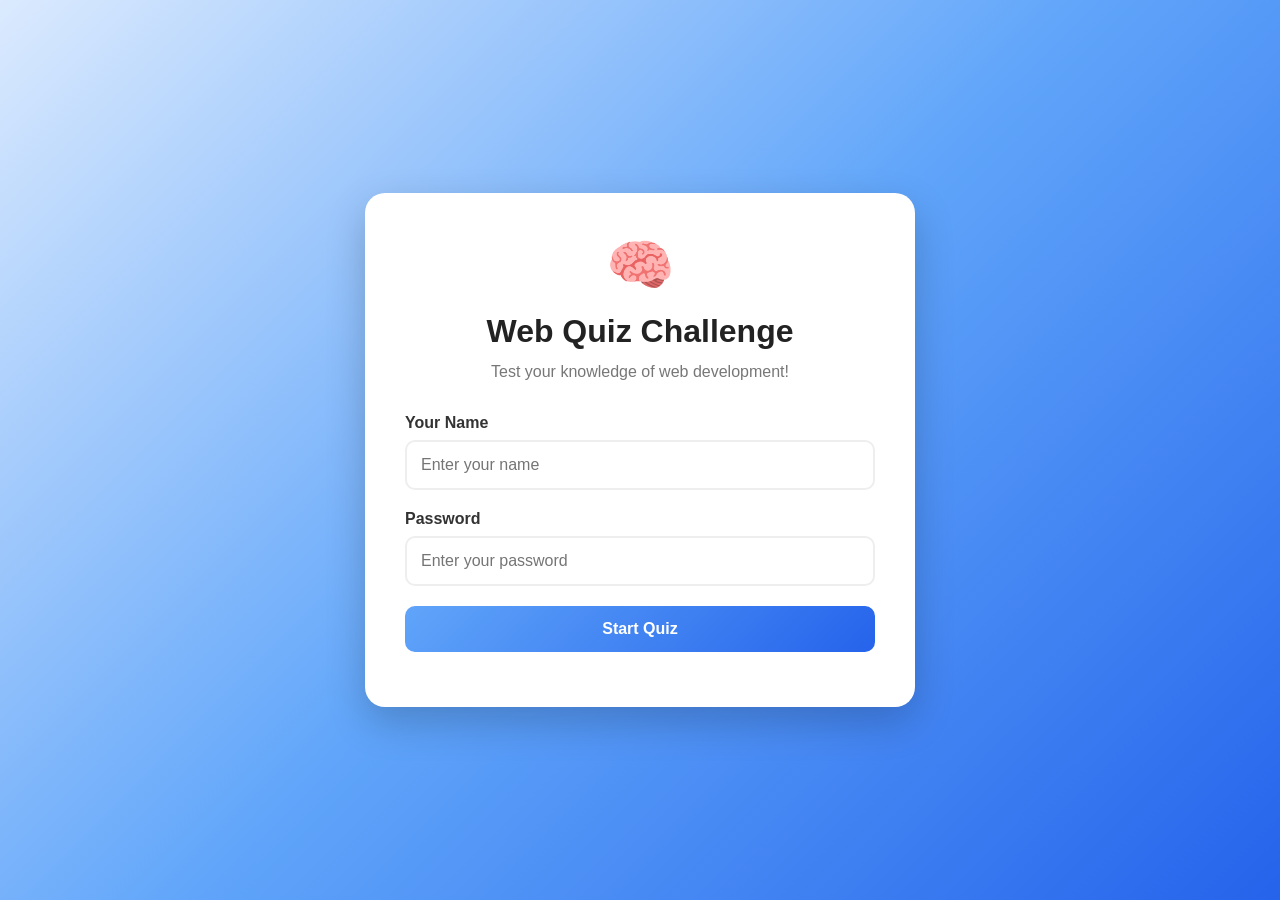
<file: index.html>
<!doctype html>
<html lang="en">
  <head>
    <meta charset="UTF-8" />
    <meta name="viewport" content="width=device-width, initial-scale=1.0" />
    <title>Web Quiz App</title>
    <link rel="stylesheet" href="css/quiz.css" />
  </head>

  <body>
    <!-- LOGIN PAGE -->
    <div class="container" id="loginPage">
      <div class="quiz-icon">🧠</div>
      <h1>Web Quiz Challenge</h1>
      <p class="subtitle">Test your knowledge of web development!</p>
      <form id="loginForm">
        <div class="input-group">
          <label for="name">Your Name</label>
          <input type="text" id="name" placeholder="Enter your name" required />
        </div>
        <div class="input-group">
          <label for="password">Password</label>
          <input
            type="password"
            id="password"
            placeholder="Enter your password"
            required
          />
        </div>
        <button type="submit" class="primary-btn">Start Quiz</button>
        <p id="loginMessage"></p>
      </form>
    </div>
    <!-- QUIZ PAGE -->
    <div class="quiz-container" id="quizPage">
      <div class="quiz-header">
        <div>
          <p class="welcome-text">Welcome, <span id="userName"></span> 👋</p>
          <h2>Web Development Quiz</h2>
        </div>
        <div class="question-counter">
          <span id="currentQuestion">1</span>
          /
          <span id="totalQuestions">10</span>
        </div>
      </div>
      <!-- PROGRESS BAR -->
      <div class="progress-container">
        <div class="progress-bar" id="progressBar"></div>
      </div>
      <!-- QUESTION -->
      <div class="question-section">
        <p class="question-label">Question</p>
        <h3 id="question">Question will appear here</h3>
      </div>
      <!-- ANSWER OPTIONS -->
      <div class="answers" id="answers">
        <!-- JavaScript will add answers here -->
      </div>
      <!-- NEXT BUTTON -->
      <button id="nextBtn" class="primary-btn">Next →</button>
    </div>
    <!-- RESULTS PAGE -->
    <div class="results-container" id="resultsPage">
      <div class="result-icon">🏆</div>
      <h1>Quiz Completed!</h1>
      <p class="result-message">Great job, <span id="resultName"></span>!</p>
      <div class="score-box">
        <p>Your Score</p>
        <h2><span id="scorePercentage">0</span>%</h2>
        <p>
          <span id="correctAnswers">0</span>
          out of
          <span id="resultTotal">10</span>
          correct
        </p>
      </div>
      <div class="quiz-details">
        <div class="detail">
          <span>📅 Date</span>
          <strong id="quizDate"></strong>
        </div>
        <div class="detail">
          <span>🕒 Time</span>
          <strong id="quizTime"></strong>
        </div>
      </div>
      <button id="restartBtn" class="primary-btn">Take Quiz Again</button>
    </div>
    <script src="js/quiz.js"></script>
  </body>
</html>
</file>
<file: css/quiz.css>
*{
    margin: 0;
    padding: 0;
    box-sizing: border-box;
}
body {
    font-family: Arial, sans-serif;
    min-height: 100vh;
    display: flex;
    justify-content: center;
    align-items: center;
    background: linear-gradient(135deg, #dbeafe, #60a5fa, #2563eb);
    padding: 20px;
}
.container {
    width: 100%;
    max-width: 550px;
    background: white;
    padding: 40px;
    border-radius: 20px;
    box-shadow: 0 15px 40px rgba(0, 0, 0, 0.2);
}
#loginPage {
    text-align: center;
}
.quiz-icon {
    font-size: 55px;
    margin-bottom: 15px;
}

h1 {
    font-size: 32px;
    color: #222;
    margin-bottom: 10px;
}
.subtitle {
    color: #777;
    margin-bottom: 30px;
    line-height: 1.5;
}
.input-group {
    text-align: left;
    margin-bottom: 20px;
}

.input-group label {
    display: block;
    font-weight: bold;
    margin-bottom: 8px;
    color: #333;
}

.input-group input {
    width: 100%;
    padding: 14px;
    border: 2px solid #eee;
    border-radius: 10px;
    font-size: 16px;
    outline: none;
    transition: 0.3s;
}
.input-group input:focus {
    border-color: #60a5fa;
    box-shadow: 0 0 0 3px rgba(255, 90, 0, 0.1);
}
.primary-btn {
    width: 100%;
    padding: 14px;
    border: none;
    border-radius: 10px;
    background: linear-gradient(135deg,#60a5fa, #2563eb );
    color: white;
    font-size: 16px;
    font-weight: bold;
    cursor: pointer;
    transition: 0.3s;
}
.primary-btn:hover {
    transform: translateY(-2px);
    box-shadow: 0 8px 20px rgba(19, 53, 203, 0.3);
}
.primary-btn:active {
    transform: translateY(0);
}
#loginMessage {
    margin-top: 15px;
    font-size: 14px;
}
.quiz-container {
    display: none;
     width: 550px;
    max-width: 550px;
}
.quiz-header {
    display: flex;
    justify-content: space-between;
    align-items: center;
    margin-bottom: 20px;
}
.welcome-text {
    color: #777;
    font-size: 14px;
    margin-bottom: 5px;
}
.quiz-header h2 {
    color: #222;
    font-size: 22px;
}
.question-counter {
    background: #fff1e8;
    color: #ff5500;
    padding: 10px 14px;
    border-radius: 10px;
    font-weight: bold;
}
.progress-container {
    width: 100%;
    height: 8px;
    background: #eee;
    border-radius: 20px;
    overflow: hidden;
    margin-bottom: 35px;
}
.progress-bar {
    height: 100%;
    width: 10%;
    background: linear-gradient(90deg, #ff7a18, #ff3d00);
    border-radius: 20px;
    transition: width 0.4s ease;
}
.question-section {
    margin-bottom: 25px;
}
.question-label {
    color: #ff5500;
    font-size: 14px;
    font-weight: bold;
    margin-bottom: 10px;
}
.question-section h3 {
    font-size: 21px;
    line-height: 1.5;
    color: #222;
}
.answers {
    display: flex;
    flex-direction: column;
    gap: 12px;
    margin-bottom: 25px;
}
.answer-option {
    padding: 15px;
    border: 2px solid #eee;
    border-radius: 12px;
    cursor: pointer;
    transition: 0.3s;
    background: white;
}
.answer-option:hover {
    border-color: #ff7a18;
    background: #fff8f3;
}
.answer-option.selected {
    border-color: #ff5500;
    background: #fff1e8;
}
.button-container {
    width: 100%;
}
#nextBtn {
    width: 100%;
}
.results-container {
    display: none;
    text-align: center;
}
.result-icon {
    font-size: 60px;
    margin-bottom: 15px;
}
.result-message {
    color: #777;
    margin-bottom: 25px;
}
.score-box {
    background: #fff5ee;
    padding: 25px;
    border-radius: 15px;
    margin-bottom: 25px;
}
.score-box p:first-child {
    color: #777;
    margin-bottom: 8px;
}
.score-box h2 {
    font-size: 55px;
    color: #ff5500;
    margin-bottom: 8px;
}
.score-box p:last-child {
    color: #555;
}
.quiz-details {
    display: flex;
    gap: 15px;
    margin-bottom: 25px;
}
.detail {
    flex: 1;
    background: #f7f7f7;
    padding: 15px;
    border-radius: 12px;
}
.detail span {
    display: block;
    color: #777;
    font-size: 13px;
    margin-bottom: 6px;
}
.detail strong {
    color: #222;
    font-size: 14px;
}
@media (max-width: 600px) {
    body {
        padding: 15px;
    }
    .container {
        padding: 25px;
    }
    h1 {
        font-size: 27px;
    }
    .quiz-header h2 {
        font-size: 19px;
    }
    .question-section h3 {
        font-size: 18px;
    }
    .quiz-details {
        flex-direction: column;
    }
}
</file>
